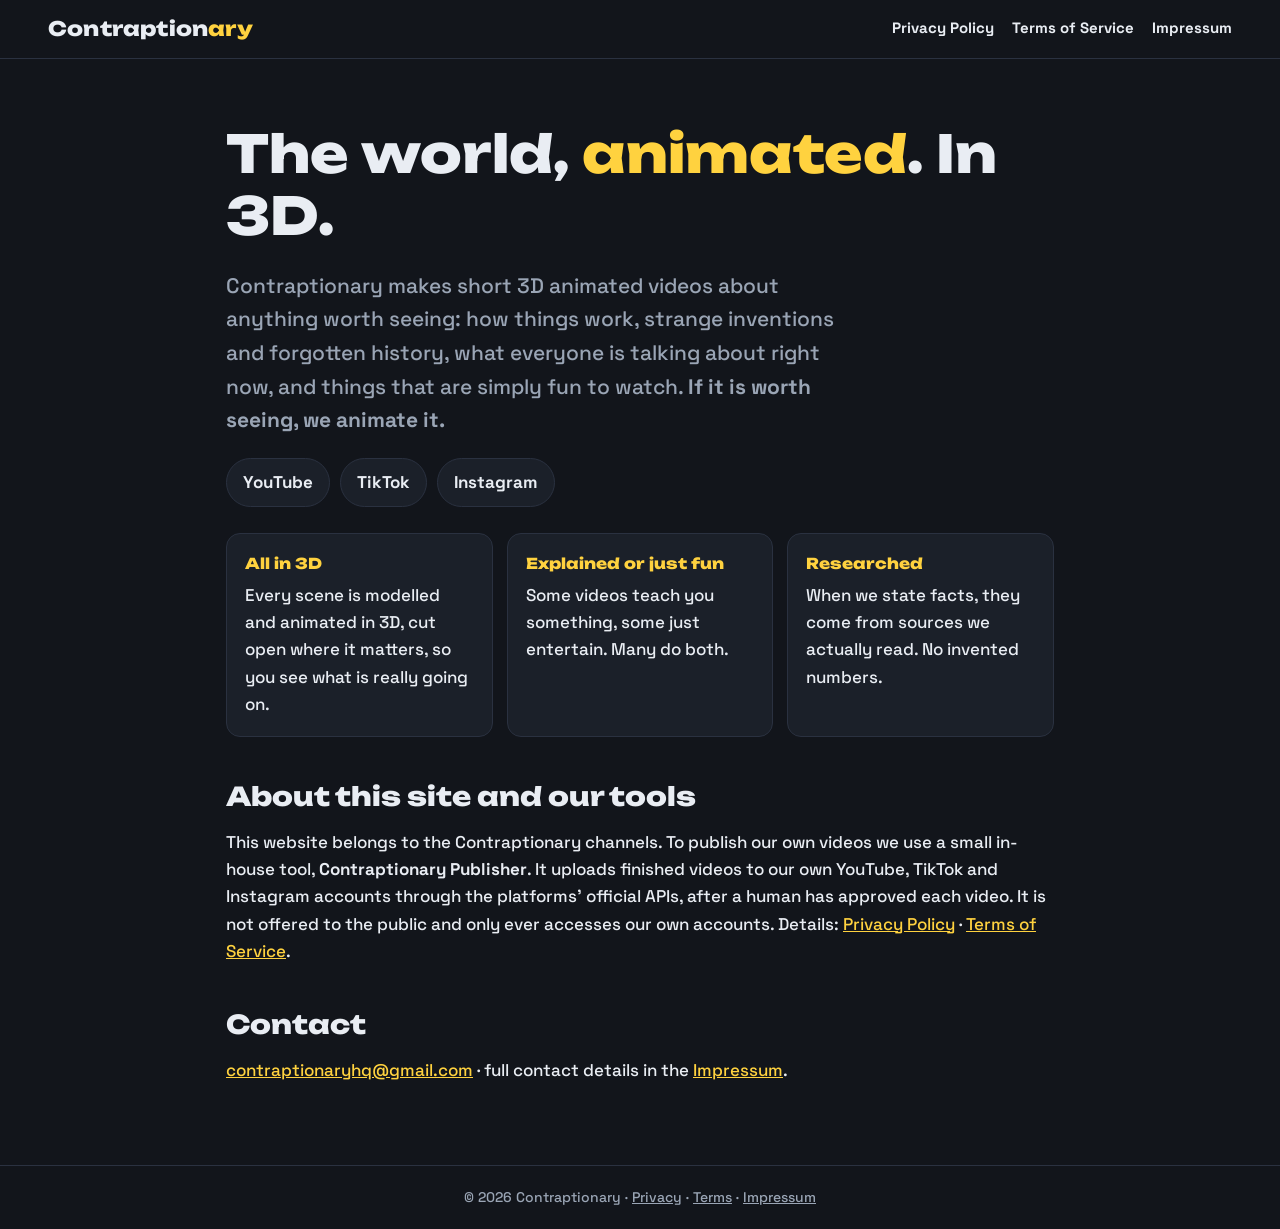
<file: index.html>
<!doctype html>
<html lang="en">
<head>
<meta charset="utf-8">
<meta name="viewport" content="width=device-width, initial-scale=1">
<title>Contraptionary – the world, animated in 3D</title>
<meta name="description" content="Contraptionary makes short 3D animated videos: how things work, strange history, trends and pure entertainment.">
<link rel="stylesheet" href="style.css">
</head>
<body>
<header class="top">
  <a class="brand" href="index.html">Contraption<span>ary</span></a>
  <nav class="legal" aria-label="Legal">
    <a href="privacy.html">Privacy Policy</a>
    <a href="terms.html">Terms of Service</a>
    <a href="impressum.html">Impressum</a>
  </nav>
</header>

<main class="hero">
  <h1>The world, <em>animated</em>. In 3D.</h1>
  <p class="lead">Contraptionary makes short 3D animated videos about anything worth seeing:
  how things work, strange inventions and forgotten history, what everyone is talking about right now,
  and things that are simply fun to watch. <b>If it is worth seeing, we animate it.</b></p>

  <ul class="channels" aria-label="Channels">
    <li><a href="https://www.youtube.com/@contraptionary">YouTube</a></li>
    <li><a href="https://www.tiktok.com/@contraptionary">TikTok</a></li>
    <li><a href="https://www.instagram.com/contraptionary/">Instagram</a></li>
  </ul>

  <div class="cards">
    <div class="card"><b>All in 3D</b>Every scene is modelled and animated in 3D, cut open where it matters, so you see what is really going on.</div>
    <div class="card"><b>Explained or just fun</b>Some videos teach you something, some just entertain. Many do both.</div>
    <div class="card"><b>Researched</b>When we state facts, they come from sources we actually read. No invented numbers.</div>
  </div>

  <h2>About this site and our tools</h2>
  <p>This website belongs to the Contraptionary channels. To publish our own videos we use a small in-house tool,
  <b>Contraptionary Publisher</b>. It uploads finished videos to our own YouTube, TikTok and Instagram accounts through
  the platforms' official APIs, after a human has approved each video. It is not offered to the public and only
  ever accesses our own accounts. Details: <a href="privacy.html">Privacy Policy</a> ·
  <a href="terms.html">Terms of Service</a>.</p>

  <h2>Contact</h2>
  <p><a href="mailto:contraptionaryhq@gmail.com">contraptionaryhq@gmail.com</a> · full contact details in the
  <a href="impressum.html">Impressum</a>.</p>
</main>

<footer>© 2026 Contraptionary · <a href="privacy.html">Privacy</a> · <a href="terms.html">Terms</a> · <a href="impressum.html">Impressum</a></footer>
</body>
</html>
</file>
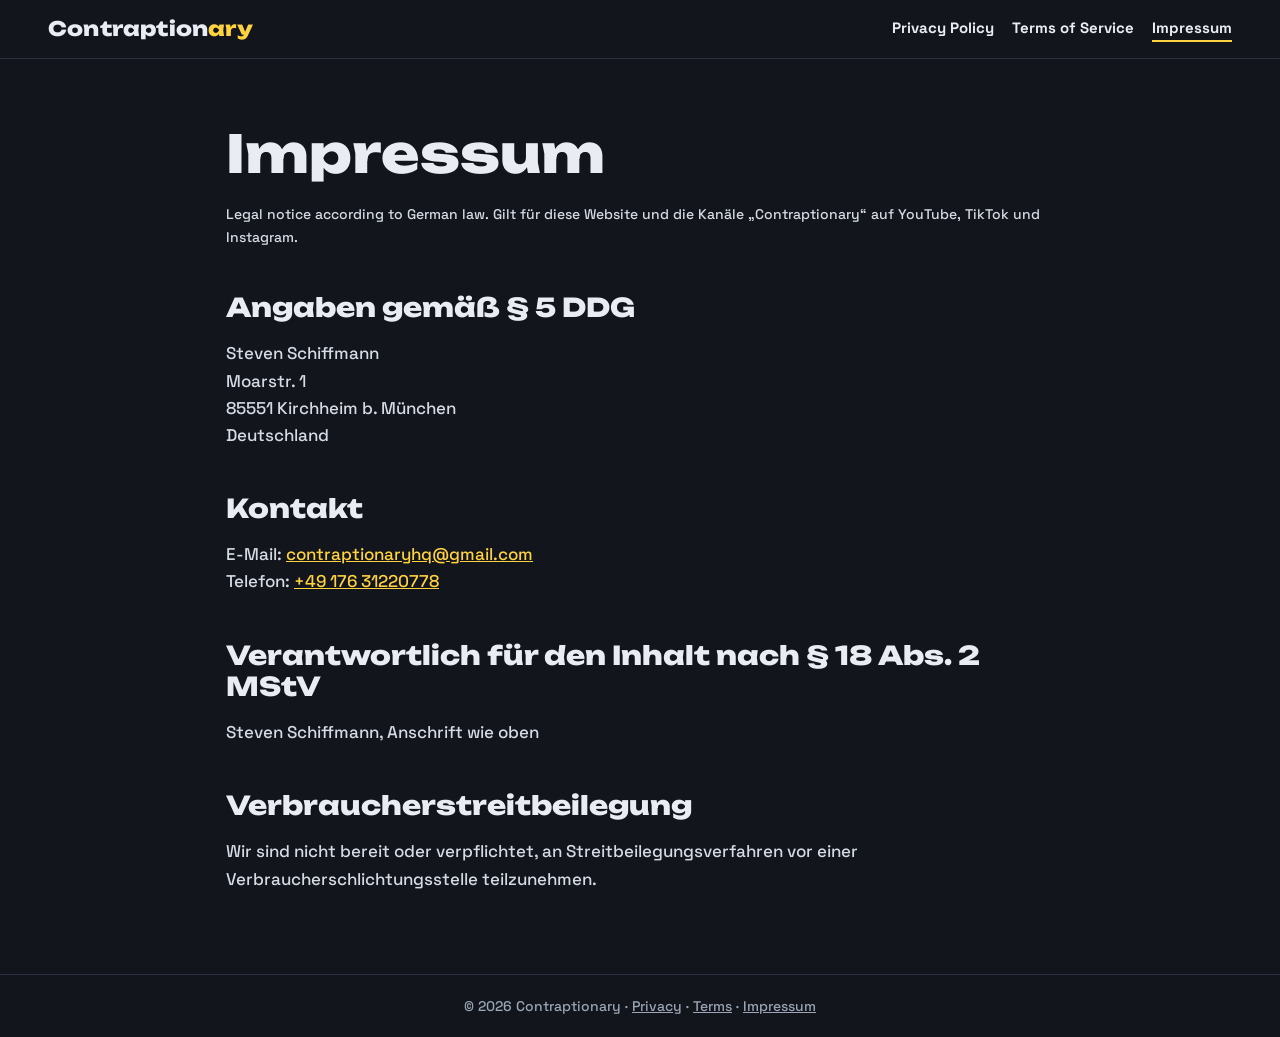
<file: impressum.html>
<!doctype html>
<html lang="de">
<head>
<meta charset="utf-8">
<meta name="viewport" content="width=device-width, initial-scale=1">
<title>Impressum – Contraptionary</title>
<link rel="stylesheet" href="style.css">
</head>
<body>
<header class="top">
  <a class="brand" href="index.html">Contraption<span>ary</span></a>
  <nav class="legal" aria-label="Rechtliches">
    <a href="privacy.html">Privacy Policy</a>
    <a href="terms.html">Terms of Service</a>
    <a href="impressum.html" aria-current="page">Impressum</a>
  </nav>
</header>

<main class="legaltext">
  <h1>Impressum</h1>
  <p class="lang">Legal notice according to German law. Gilt für diese Website und die Kanäle „Contraptionary“
  auf YouTube, TikTok und Instagram.</p>

  <h2>Angaben gemäß § 5 DDG</h2>
  <p>Steven Schiffmann<br>
  Moarstr. 1<br>
  85551 Kirchheim b. München<br>
  Deutschland</p>

  <h2>Kontakt</h2>
  <p>E-Mail: <a href="mailto:contraptionaryhq@gmail.com">contraptionaryhq@gmail.com</a><br>
  Telefon: <a href="tel:+4917631220778">+49 176 31220778</a></p>

  <h2>Verantwortlich für den Inhalt nach § 18 Abs. 2 MStV</h2>
  <p>Steven Schiffmann, Anschrift wie oben</p>

  <h2>Verbraucherstreitbeilegung</h2>
  <p>Wir sind nicht bereit oder verpflichtet, an Streitbeilegungsverfahren vor einer
  Verbraucherschlichtungsstelle teilzunehmen.</p>
</main>

<footer>© 2026 Contraptionary · <a href="privacy.html">Privacy</a> · <a href="terms.html">Terms</a> · <a href="impressum.html">Impressum</a></footer>
</body>
</html>
</file>
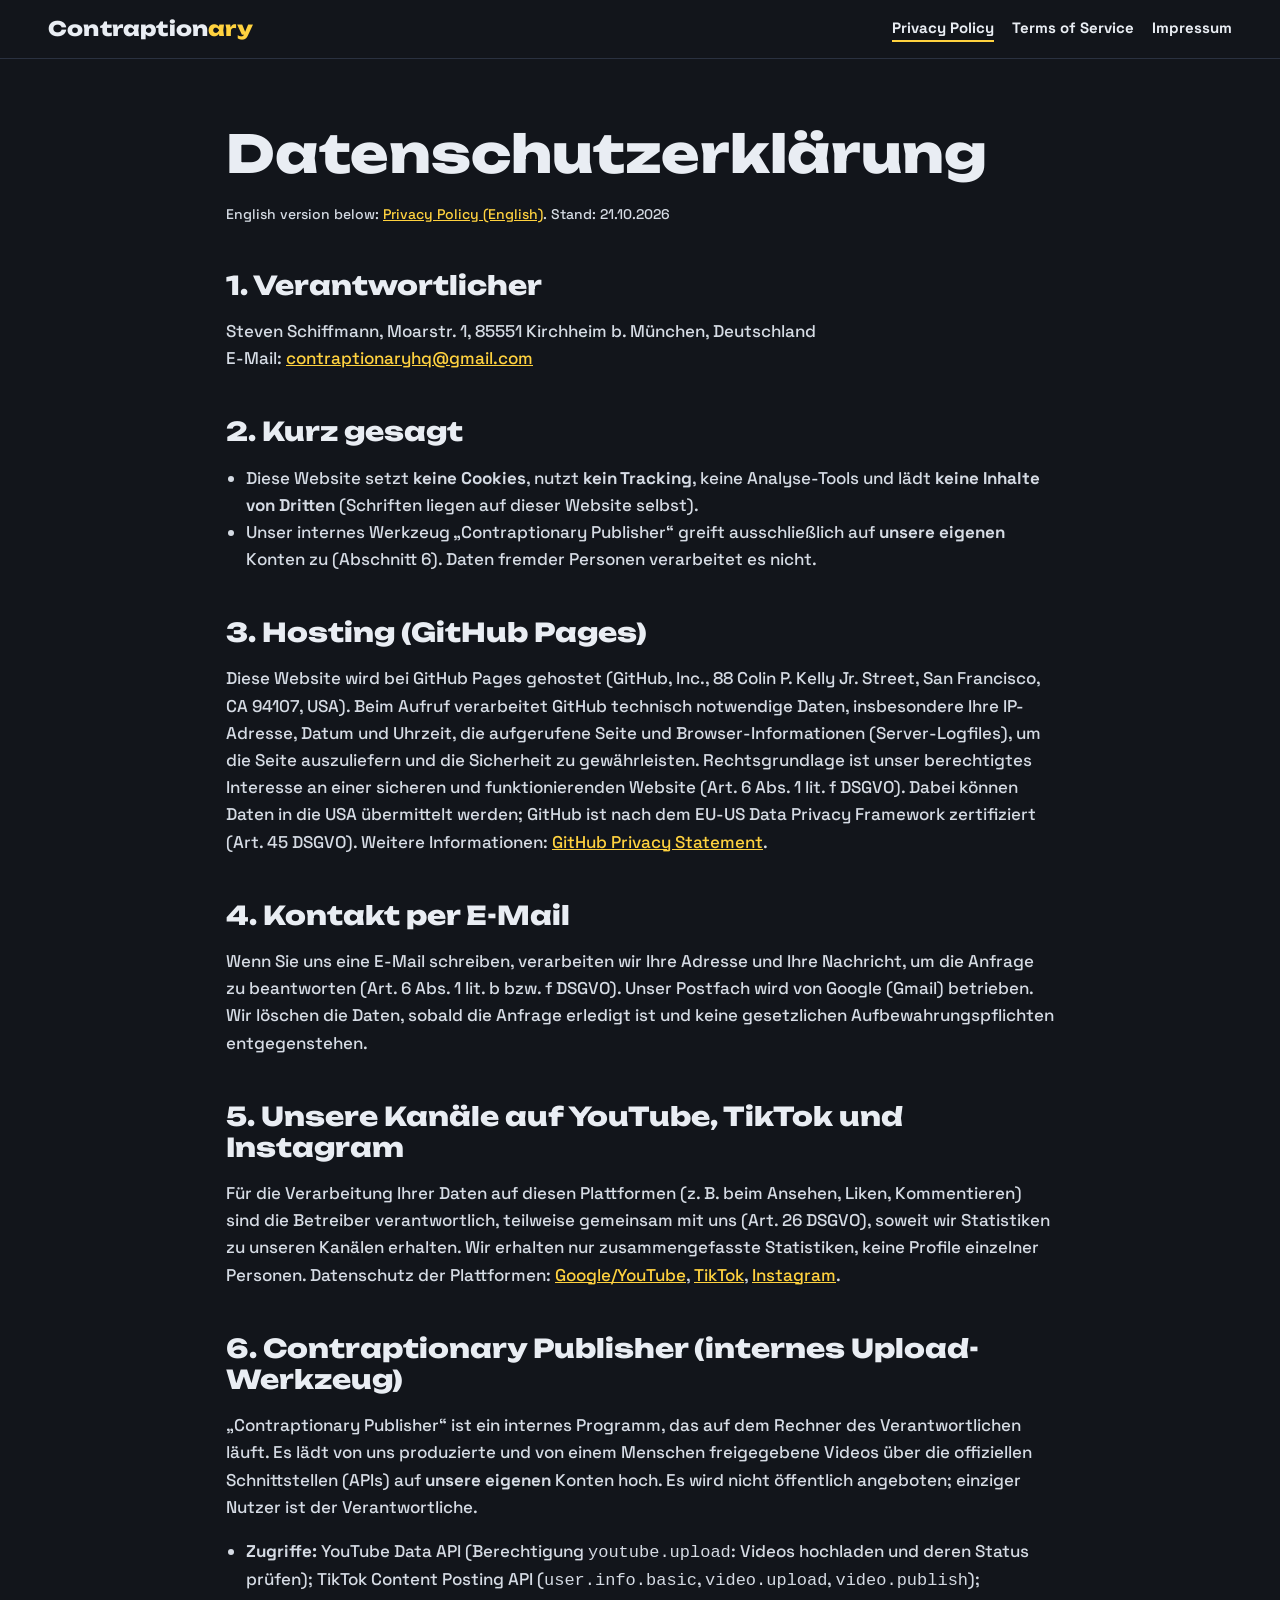
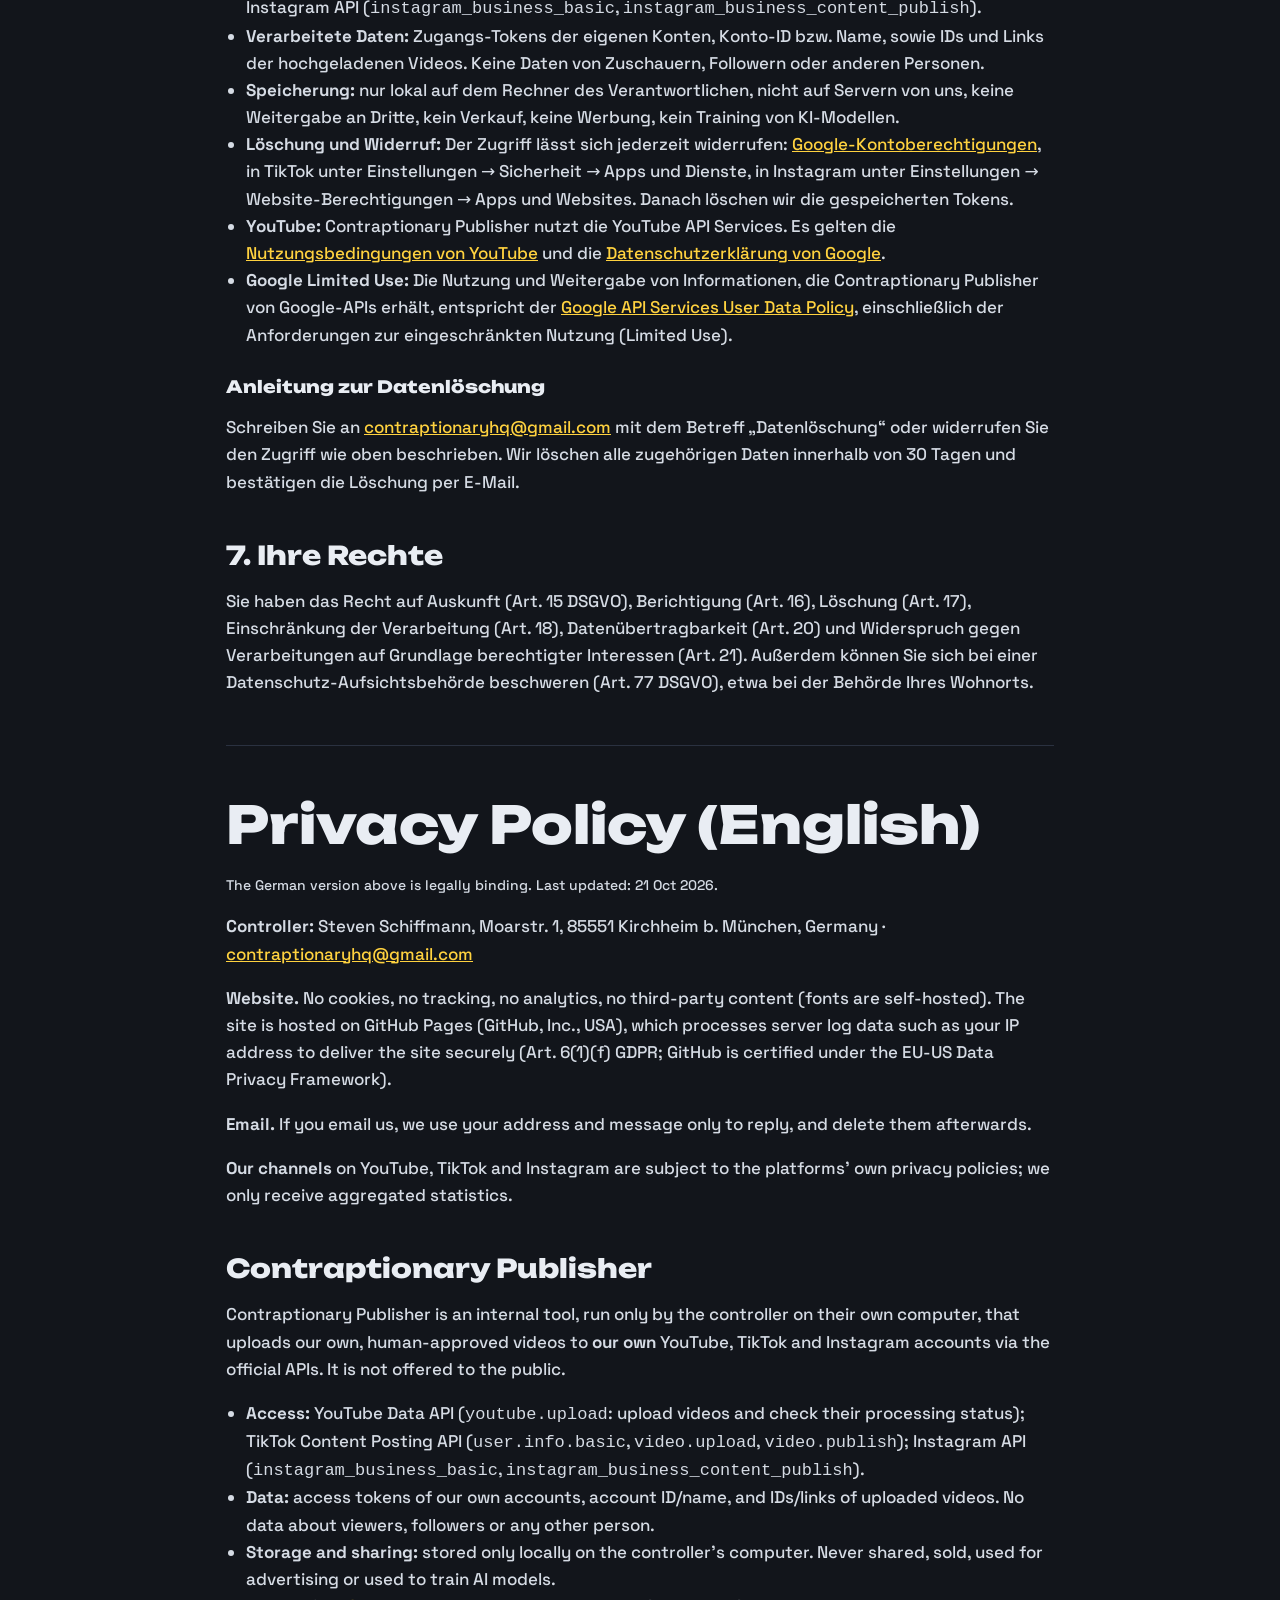
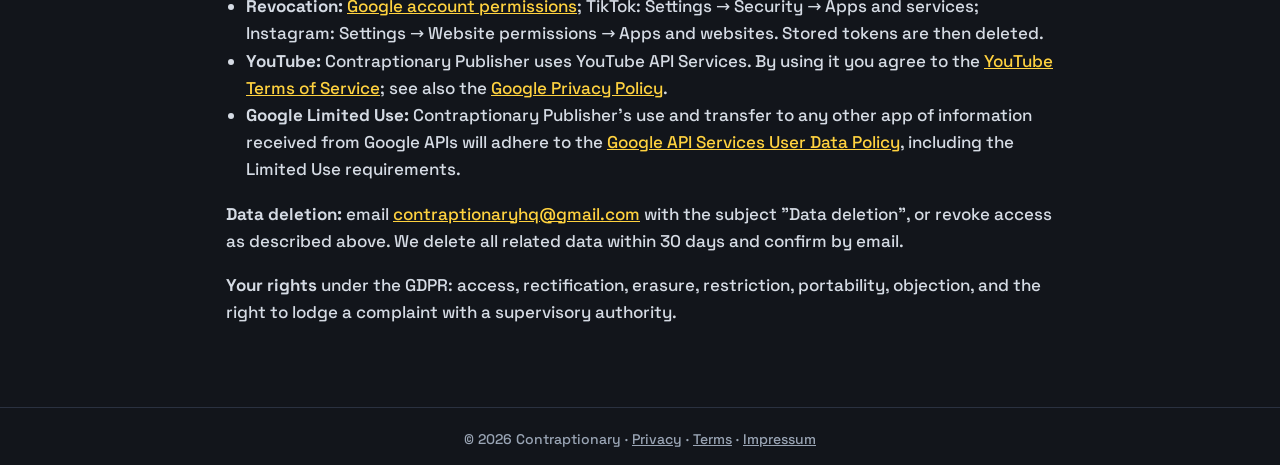
<file: privacy.html>
<!doctype html>
<html lang="de">
<head>
<meta charset="utf-8">
<meta name="viewport" content="width=device-width, initial-scale=1">
<title>Datenschutzerklärung / Privacy Policy – Contraptionary</title>
<link rel="stylesheet" href="style.css">
</head>
<body>
<header class="top">
  <a class="brand" href="index.html">Contraption<span>ary</span></a>
  <nav class="legal" aria-label="Legal">
    <a href="privacy.html" aria-current="page">Privacy Policy</a>
    <a href="terms.html">Terms of Service</a>
    <a href="impressum.html">Impressum</a>
  </nav>
</header>

<main class="legaltext">
  <h1>Datenschutzerklärung</h1>
  <p class="lang">English version below: <a href="#en">Privacy Policy (English)</a>. Stand: 21.10.2026</p>

  <h2>1. Verantwortlicher</h2>
  <p>Steven Schiffmann, Moarstr. 1, 85551 Kirchheim b. München, Deutschland<br>
  E-Mail: <a href="mailto:contraptionaryhq@gmail.com">contraptionaryhq@gmail.com</a></p>

  <h2>2. Kurz gesagt</h2>
  <ul>
    <li>Diese Website setzt <b>keine Cookies</b>, nutzt <b>kein Tracking</b>, keine Analyse-Tools und lädt
    <b>keine Inhalte von Dritten</b> (Schriften liegen auf dieser Website selbst).</li>
    <li>Unser internes Werkzeug „Contraptionary Publisher“ greift ausschließlich auf <b>unsere eigenen</b>
    Konten zu (Abschnitt 6). Daten fremder Personen verarbeitet es nicht.</li>
  </ul>

  <h2>3. Hosting (GitHub Pages)</h2>
  <p>Diese Website wird bei GitHub Pages gehostet (GitHub, Inc., 88 Colin P. Kelly Jr. Street, San Francisco,
  CA 94107, USA). Beim Aufruf verarbeitet GitHub technisch notwendige Daten, insbesondere Ihre IP-Adresse,
  Datum und Uhrzeit, die aufgerufene Seite und Browser-Informationen (Server-Logfiles), um die Seite
  auszuliefern und die Sicherheit zu gewährleisten. Rechtsgrundlage ist unser berechtigtes Interesse an einer
  sicheren und funktionierenden Website (Art. 6 Abs. 1 lit. f DSGVO). Dabei können Daten in die USA übermittelt
  werden; GitHub ist nach dem EU-US Data Privacy Framework zertifiziert (Art. 45 DSGVO). Weitere Informationen:
  <a href="https://docs.github.com/site-policy/privacy-policies/github-general-privacy-statement">GitHub Privacy Statement</a>.</p>

  <h2>4. Kontakt per E-Mail</h2>
  <p>Wenn Sie uns eine E-Mail schreiben, verarbeiten wir Ihre Adresse und Ihre Nachricht, um die Anfrage zu
  beantworten (Art. 6 Abs. 1 lit. b bzw. f DSGVO). Unser Postfach wird von Google (Gmail) betrieben. Wir löschen
  die Daten, sobald die Anfrage erledigt ist und keine gesetzlichen Aufbewahrungspflichten entgegenstehen.</p>

  <h2>5. Unsere Kanäle auf YouTube, TikTok und Instagram</h2>
  <p>Für die Verarbeitung Ihrer Daten auf diesen Plattformen (z. B. beim Ansehen, Liken, Kommentieren) sind die
  Betreiber verantwortlich, teilweise gemeinsam mit uns (Art. 26 DSGVO), soweit wir Statistiken zu unseren Kanälen
  erhalten. Wir erhalten nur zusammengefasste Statistiken, keine Profile einzelner Personen. Datenschutz der Plattformen:
  <a href="https://policies.google.com/privacy">Google/YouTube</a>,
  <a href="https://www.tiktok.com/legal/privacy-policy-eea">TikTok</a>,
  <a href="https://privacycenter.instagram.com/policy">Instagram</a>.</p>

  <h2 id="publisher">6. Contraptionary Publisher (internes Upload-Werkzeug)</h2>
  <p>„Contraptionary Publisher“ ist ein internes Programm, das auf dem Rechner des Verantwortlichen läuft. Es lädt
  von uns produzierte und von einem Menschen freigegebene Videos über die offiziellen Schnittstellen (APIs) auf
  <b>unsere eigenen</b> Konten hoch. Es wird nicht öffentlich angeboten; einziger Nutzer ist der Verantwortliche.</p>
  <ul>
    <li><b>Zugriffe:</b> YouTube Data API (Berechtigung <code>youtube.upload</code>: Videos hochladen und deren
    Status prüfen); TikTok Content Posting API (<code>user.info.basic</code>, <code>video.upload</code>,
    <code>video.publish</code>); Instagram API (<code>instagram_business_basic</code>,
    <code>instagram_business_content_publish</code>).</li>
    <li><b>Verarbeitete Daten:</b> Zugangs-Tokens der eigenen Konten, Konto-ID bzw. Name, sowie IDs und Links
    der hochgeladenen Videos. Keine Daten von Zuschauern, Followern oder anderen Personen.</li>
    <li><b>Speicherung:</b> nur lokal auf dem Rechner des Verantwortlichen, nicht auf Servern von uns, keine
    Weitergabe an Dritte, kein Verkauf, keine Werbung, kein Training von KI-Modellen.</li>
    <li><b>Löschung und Widerruf:</b> Der Zugriff lässt sich jederzeit widerrufen:
    <a href="https://myaccount.google.com/permissions">Google-Kontoberechtigungen</a>, in TikTok unter
    Einstellungen → Sicherheit → Apps und Dienste, in Instagram unter Einstellungen → Website-Berechtigungen →
    Apps und Websites. Danach löschen wir die gespeicherten Tokens.</li>
    <li><b>YouTube:</b> Contraptionary Publisher nutzt die YouTube API Services. Es gelten die
    <a href="https://www.youtube.com/t/terms">Nutzungsbedingungen von YouTube</a> und die
    <a href="https://policies.google.com/privacy">Datenschutzerklärung von Google</a>.</li>
    <li><b>Google Limited Use:</b> Die Nutzung und Weitergabe von Informationen, die Contraptionary Publisher von
    Google-APIs erhält, entspricht der <a href="https://developers.google.com/terms/api-services-user-data-policy">Google
    API Services User Data Policy</a>, einschließlich der Anforderungen zur eingeschränkten Nutzung (Limited Use).</li>
  </ul>

  <h3 id="data-deletion">Anleitung zur Datenlöschung</h3>
  <p>Schreiben Sie an <a href="mailto:contraptionaryhq@gmail.com">contraptionaryhq@gmail.com</a> mit dem Betreff
  „Datenlöschung“ oder widerrufen Sie den Zugriff wie oben beschrieben. Wir löschen alle zugehörigen Daten innerhalb
  von 30 Tagen und bestätigen die Löschung per E-Mail.</p>

  <h2>7. Ihre Rechte</h2>
  <p>Sie haben das Recht auf Auskunft (Art. 15 DSGVO), Berichtigung (Art. 16), Löschung (Art. 17), Einschränkung
  der Verarbeitung (Art. 18), Datenübertragbarkeit (Art. 20) und Widerspruch gegen Verarbeitungen auf Grundlage
  berechtigter Interessen (Art. 21). Außerdem können Sie sich bei einer Datenschutz-Aufsichtsbehörde beschweren
  (Art. 77 DSGVO), etwa bei der Behörde Ihres Wohnorts.</p>

  <hr>

  <h1 id="en" lang="en">Privacy Policy (English)</h1>
  <div lang="en">
  <p class="lang">The German version above is legally binding. Last updated: 21 Oct 2026.</p>
  <p><b>Controller:</b> Steven Schiffmann, Moarstr. 1, 85551 Kirchheim b. München, Germany ·
  <a href="mailto:contraptionaryhq@gmail.com">contraptionaryhq@gmail.com</a></p>
  <p><b>Website.</b> No cookies, no tracking, no analytics, no third-party content (fonts are self-hosted). The site
  is hosted on GitHub Pages (GitHub, Inc., USA), which processes server log data such as your IP address to deliver
  the site securely (Art. 6(1)(f) GDPR; GitHub is certified under the EU-US Data Privacy Framework).</p>
  <p><b>Email.</b> If you email us, we use your address and message only to reply, and delete them afterwards.</p>
  <p><b>Our channels</b> on YouTube, TikTok and Instagram are subject to the platforms' own privacy policies; we only
  receive aggregated statistics.</p>
  <h2 lang="en">Contraptionary Publisher</h2>
  <p>Contraptionary Publisher is an internal tool, run only by the controller on their own computer, that uploads our
  own, human-approved videos to <b>our own</b> YouTube, TikTok and Instagram accounts via the official APIs. It is not
  offered to the public.</p>
  <ul>
    <li><b>Access:</b> YouTube Data API (<code>youtube.upload</code>: upload videos and check their processing status);
    TikTok Content Posting API (<code>user.info.basic</code>, <code>video.upload</code>, <code>video.publish</code>);
    Instagram API (<code>instagram_business_basic</code>, <code>instagram_business_content_publish</code>).</li>
    <li><b>Data:</b> access tokens of our own accounts, account ID/name, and IDs/links of uploaded videos. No data about
    viewers, followers or any other person.</li>
    <li><b>Storage and sharing:</b> stored only locally on the controller's computer. Never shared, sold, used for
    advertising or used to train AI models.</li>
    <li><b>Revocation:</b> <a href="https://myaccount.google.com/permissions">Google account permissions</a>; TikTok:
    Settings → Security → Apps and services; Instagram: Settings → Website permissions → Apps and websites. Stored tokens
    are then deleted.</li>
    <li><b>YouTube:</b> Contraptionary Publisher uses YouTube API Services. By using it you agree to the
    <a href="https://www.youtube.com/t/terms">YouTube Terms of Service</a>; see also the
    <a href="https://policies.google.com/privacy">Google Privacy Policy</a>.</li>
    <li><b>Google Limited Use:</b> Contraptionary Publisher's use and transfer to any other app of information received
    from Google APIs will adhere to the <a href="https://developers.google.com/terms/api-services-user-data-policy">Google
    API Services User Data Policy</a>, including the Limited Use requirements.</li>
  </ul>
  <p id="data-deletion-en"><b>Data deletion:</b> email <a href="mailto:contraptionaryhq@gmail.com">contraptionaryhq@gmail.com</a>
  with the subject "Data deletion", or revoke access as described above. We delete all related data within 30 days and
  confirm by email.</p>
  <p><b>Your rights</b> under the GDPR: access, rectification, erasure, restriction, portability, objection, and the right
  to lodge a complaint with a supervisory authority.</p>
  </div>
</main>

<footer>© 2026 Contraptionary · <a href="privacy.html">Privacy</a> · <a href="terms.html">Terms</a> · <a href="impressum.html">Impressum</a></footer>
</body>
</html>
</file>
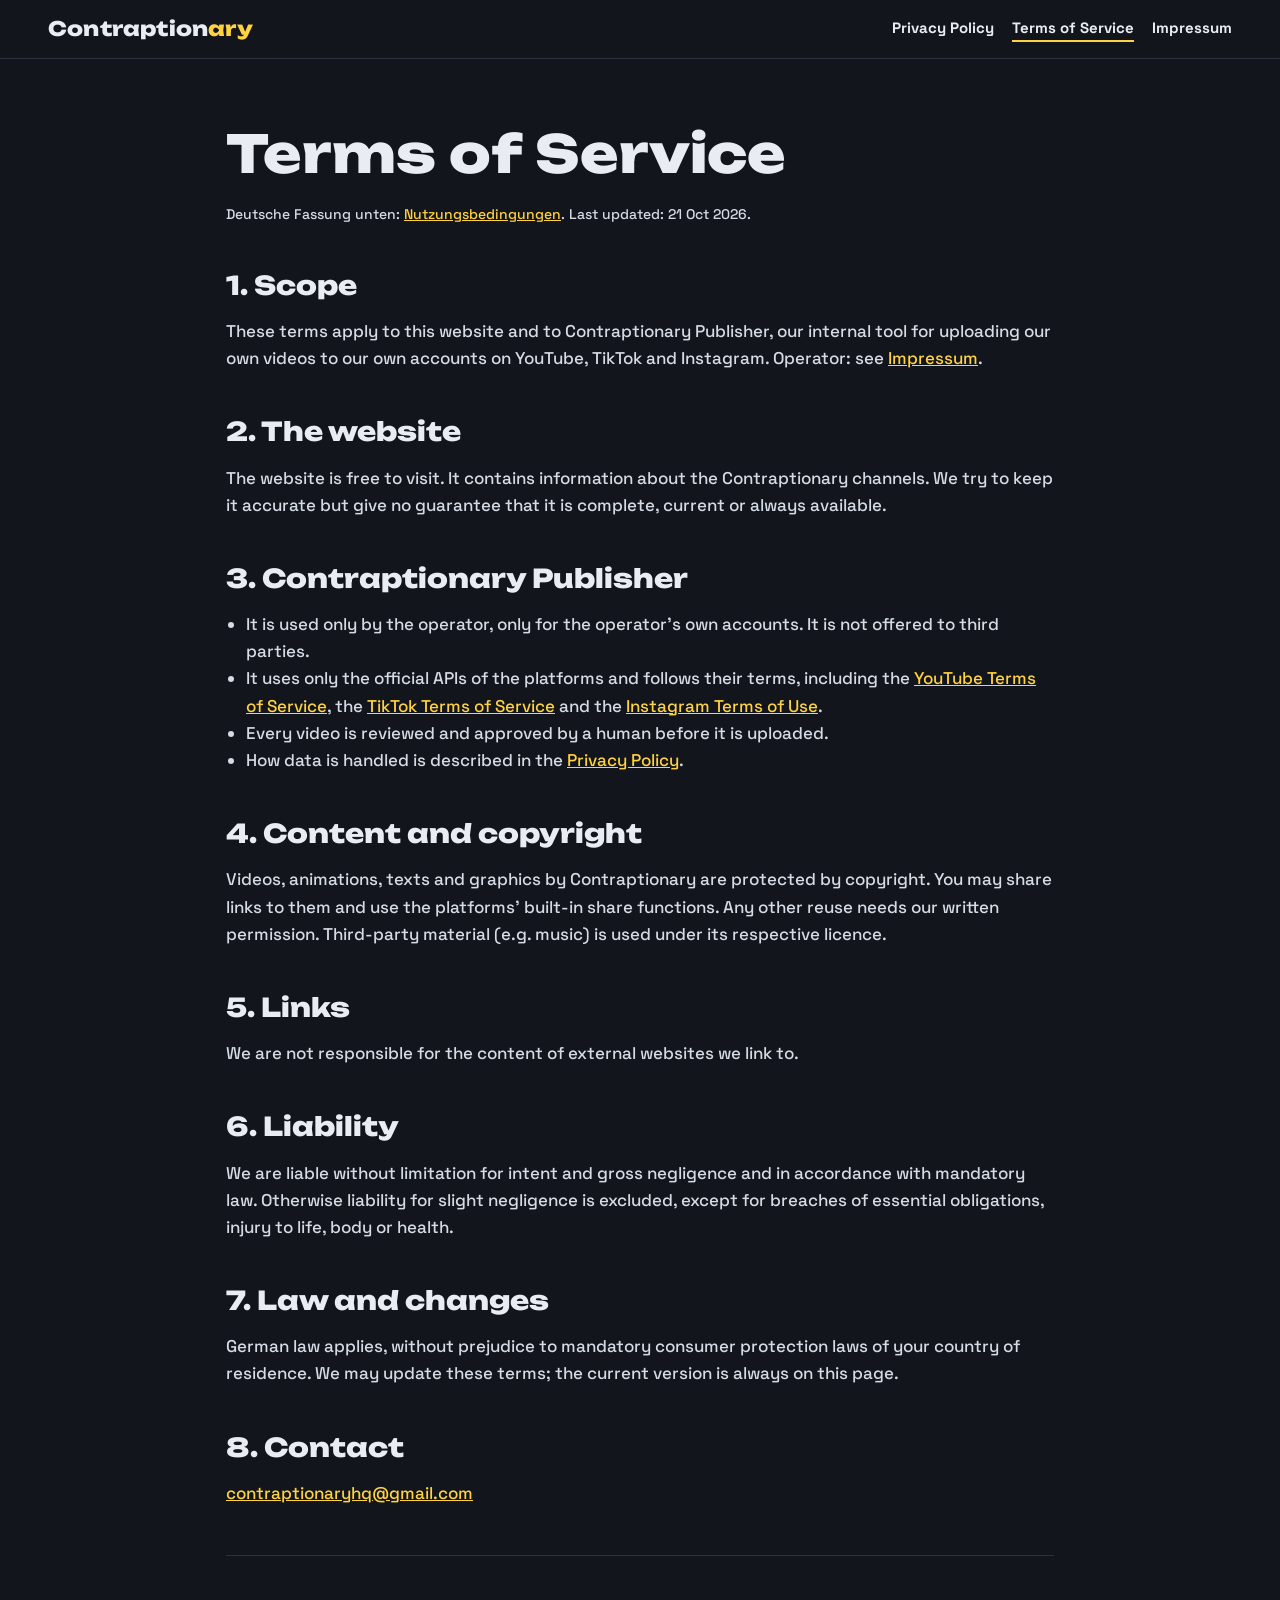
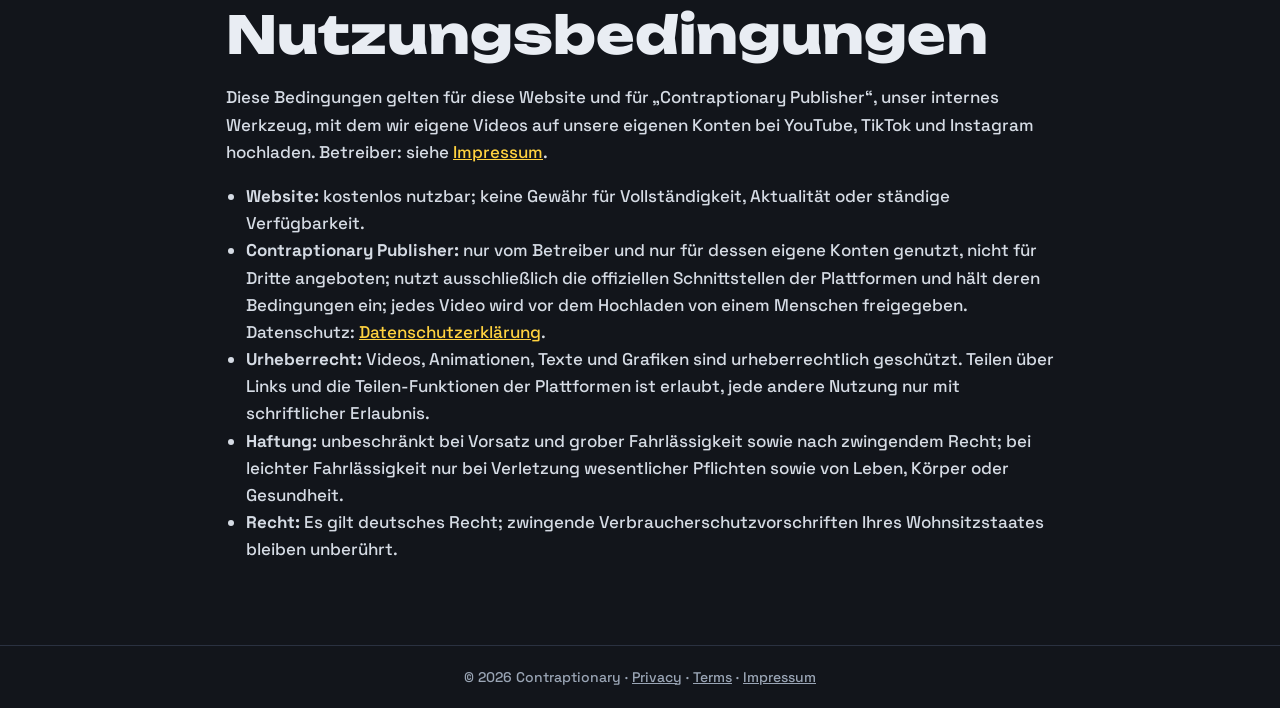
<file: terms.html>
<!doctype html>
<html lang="en">
<head>
<meta charset="utf-8">
<meta name="viewport" content="width=device-width, initial-scale=1">
<title>Terms of Service – Contraptionary</title>
<link rel="stylesheet" href="style.css">
</head>
<body>
<header class="top">
  <a class="brand" href="index.html">Contraption<span>ary</span></a>
  <nav class="legal" aria-label="Legal">
    <a href="privacy.html">Privacy Policy</a>
    <a href="terms.html" aria-current="page">Terms of Service</a>
    <a href="impressum.html">Impressum</a>
  </nav>
</header>

<main class="legaltext">
  <h1>Terms of Service</h1>
  <p class="lang">Deutsche Fassung unten: <a href="#de">Nutzungsbedingungen</a>. Last updated: 21 Oct 2026.</p>

  <h2>1. Scope</h2>
  <p>These terms apply to this website and to Contraptionary Publisher, our internal tool for uploading our own videos
  to our own accounts on YouTube, TikTok and Instagram. Operator: see <a href="impressum.html">Impressum</a>.</p>

  <h2>2. The website</h2>
  <p>The website is free to visit. It contains information about the Contraptionary channels. We try to keep it
  accurate but give no guarantee that it is complete, current or always available.</p>

  <h2>3. Contraptionary Publisher</h2>
  <ul>
    <li>It is used only by the operator, only for the operator's own accounts. It is not offered to third parties.</li>
    <li>It uses only the official APIs of the platforms and follows their terms, including the
    <a href="https://www.youtube.com/t/terms">YouTube Terms of Service</a>, the
    <a href="https://www.tiktok.com/legal/terms-of-service-eea">TikTok Terms of Service</a> and the
    <a href="https://help.instagram.com/581066165581870">Instagram Terms of Use</a>.</li>
    <li>Every video is reviewed and approved by a human before it is uploaded.</li>
    <li>How data is handled is described in the <a href="privacy.html#publisher">Privacy Policy</a>.</li>
  </ul>

  <h2>4. Content and copyright</h2>
  <p>Videos, animations, texts and graphics by Contraptionary are protected by copyright. You may share links to them
  and use the platforms' built-in share functions. Any other reuse needs our written permission. Third-party material
  (e.g. music) is used under its respective licence.</p>

  <h2>5. Links</h2>
  <p>We are not responsible for the content of external websites we link to.</p>

  <h2>6. Liability</h2>
  <p>We are liable without limitation for intent and gross negligence and in accordance with mandatory law. Otherwise
  liability for slight negligence is excluded, except for breaches of essential obligations, injury to life, body or
  health.</p>

  <h2>7. Law and changes</h2>
  <p>German law applies, without prejudice to mandatory consumer protection laws of your country of residence. We may
  update these terms; the current version is always on this page.</p>

  <h2>8. Contact</h2>
  <p><a href="mailto:contraptionaryhq@gmail.com">contraptionaryhq@gmail.com</a></p>

  <hr>

  <h1 id="de" lang="de">Nutzungsbedingungen</h1>
  <div lang="de">
  <p>Diese Bedingungen gelten für diese Website und für „Contraptionary Publisher“, unser internes Werkzeug, mit dem wir
  eigene Videos auf unsere eigenen Konten bei YouTube, TikTok und Instagram hochladen. Betreiber: siehe
  <a href="impressum.html">Impressum</a>.</p>
  <ul>
    <li><b>Website:</b> kostenlos nutzbar; keine Gewähr für Vollständigkeit, Aktualität oder ständige Verfügbarkeit.</li>
    <li><b>Contraptionary Publisher:</b> nur vom Betreiber und nur für dessen eigene Konten genutzt, nicht für Dritte
    angeboten; nutzt ausschließlich die offiziellen Schnittstellen der Plattformen und hält deren Bedingungen ein; jedes
    Video wird vor dem Hochladen von einem Menschen freigegeben. Datenschutz: <a href="privacy.html#publisher">Datenschutzerklärung</a>.</li>
    <li><b>Urheberrecht:</b> Videos, Animationen, Texte und Grafiken sind urheberrechtlich geschützt. Teilen über Links und
    die Teilen-Funktionen der Plattformen ist erlaubt, jede andere Nutzung nur mit schriftlicher Erlaubnis.</li>
    <li><b>Haftung:</b> unbeschränkt bei Vorsatz und grober Fahrlässigkeit sowie nach zwingendem Recht; bei leichter
    Fahrlässigkeit nur bei Verletzung wesentlicher Pflichten sowie von Leben, Körper oder Gesundheit.</li>
    <li><b>Recht:</b> Es gilt deutsches Recht; zwingende Verbraucherschutzvorschriften Ihres Wohnsitzstaates bleiben unberührt.</li>
  </ul>
  </div>
</main>

<footer>© 2026 Contraptionary · <a href="privacy.html">Privacy</a> · <a href="terms.html">Terms</a> · <a href="impressum.html">Impressum</a></footer>
</body>
</html>
</file>
<file: style.css>
/* Contraptionary – no external requests (fonts are local, no tracking, no cookies). */
@font-face { font-family: "Unbounded"; src: url("fonts/Unbounded-800.ttf") format("truetype"); font-weight: 800; font-display: swap; }
@font-face { font-family: "Space Grotesk"; src: url("fonts/SpaceGrotesk-500.ttf") format("truetype"); font-weight: 500; font-display: swap; }
@font-face { font-family: "Space Grotesk"; src: url("fonts/SpaceGrotesk-700.ttf") format("truetype"); font-weight: 700; font-display: swap; }

:root {
  --bg: #12151b; --panel: #1b2029; --text: #e9edf3; --muted: #9aa5b5;
  --accent: #ffd23f; --blue: #2680ff; --line: #2a3140;
}
* { box-sizing: border-box; }
html { -webkit-text-size-adjust: 100%; }
body {
  margin: 0; background: var(--bg); color: var(--text);
  font: 500 17px/1.6 "Space Grotesk", system-ui, sans-serif;
}
a { color: var(--accent); }
a:hover { color: #fff; }

header.top {
  display: flex; flex-wrap: wrap; align-items: center; justify-content: space-between; gap: 12px;
  padding: 16px clamp(16px, 5vw, 48px); border-bottom: 1px solid var(--line);
}
.brand { font: 800 20px/1 "Unbounded", sans-serif; color: var(--text); text-decoration: none; letter-spacing: .01em; }
.brand span { color: var(--accent); }
nav.legal { display: flex; flex-wrap: wrap; gap: 6px 18px; font-weight: 700; font-size: 15px; }
nav.legal a { color: var(--text); text-decoration: none; border-bottom: 2px solid transparent; }
nav.legal a:hover, nav.legal a[aria-current="page"] { border-bottom-color: var(--accent); }

main { max-width: 860px; margin: 0 auto; padding: clamp(28px, 6vw, 64px) 16px 64px; }
h1, h2, h3 { font-family: "Unbounded", sans-serif; font-weight: 800; line-height: 1.2; }
h1, h2, h3, main { overflow-wrap: break-word; hyphens: auto; }
code { overflow-wrap: anywhere; }
h1 { font-size: clamp(30px, 6vw, 52px); margin: 0 0 18px; }
h2 { font-size: clamp(20px, 3.4vw, 26px); margin: 44px 0 10px; }
h3 { font-size: 17px; margin: 28px 0 6px; }
.lead { font-size: clamp(18px, 2.4vw, 21px); color: var(--muted); max-width: 640px; }
.hero h1 em { font-style: normal; color: var(--accent); }

.cards { display: grid; grid-template-columns: repeat(auto-fit, minmax(220px, 1fr)); gap: 14px; margin: 26px 0; }
.card { background: var(--panel); border: 1px solid var(--line); border-radius: 14px; padding: 18px; }
.card b { display: block; font-family: "Unbounded", sans-serif; font-size: 15px; margin-bottom: 6px; color: var(--accent); }
.channels { display: flex; flex-wrap: wrap; gap: 10px; margin: 18px 0; padding: 0; list-style: none; }
.channels a {
  display: inline-block; padding: 10px 16px; border-radius: 999px; background: var(--panel);
  border: 1px solid var(--line); color: var(--text); text-decoration: none; font-weight: 700;
}
.channels a:hover { border-color: var(--accent); }

.legaltext p, .legaltext li { color: #d5dbe4; }
.legaltext ul { padding-left: 20px; }
.note { background: var(--panel); border-left: 3px solid var(--blue); padding: 12px 16px; border-radius: 8px; }
.lang { color: var(--muted); font-size: 14px; }
hr { border: 0; border-top: 1px solid var(--line); margin: 48px 0; }

footer { border-top: 1px solid var(--line); padding: 20px 16px; text-align: center; color: var(--muted); font-size: 14px; }
footer a { color: var(--muted); }
</file>
